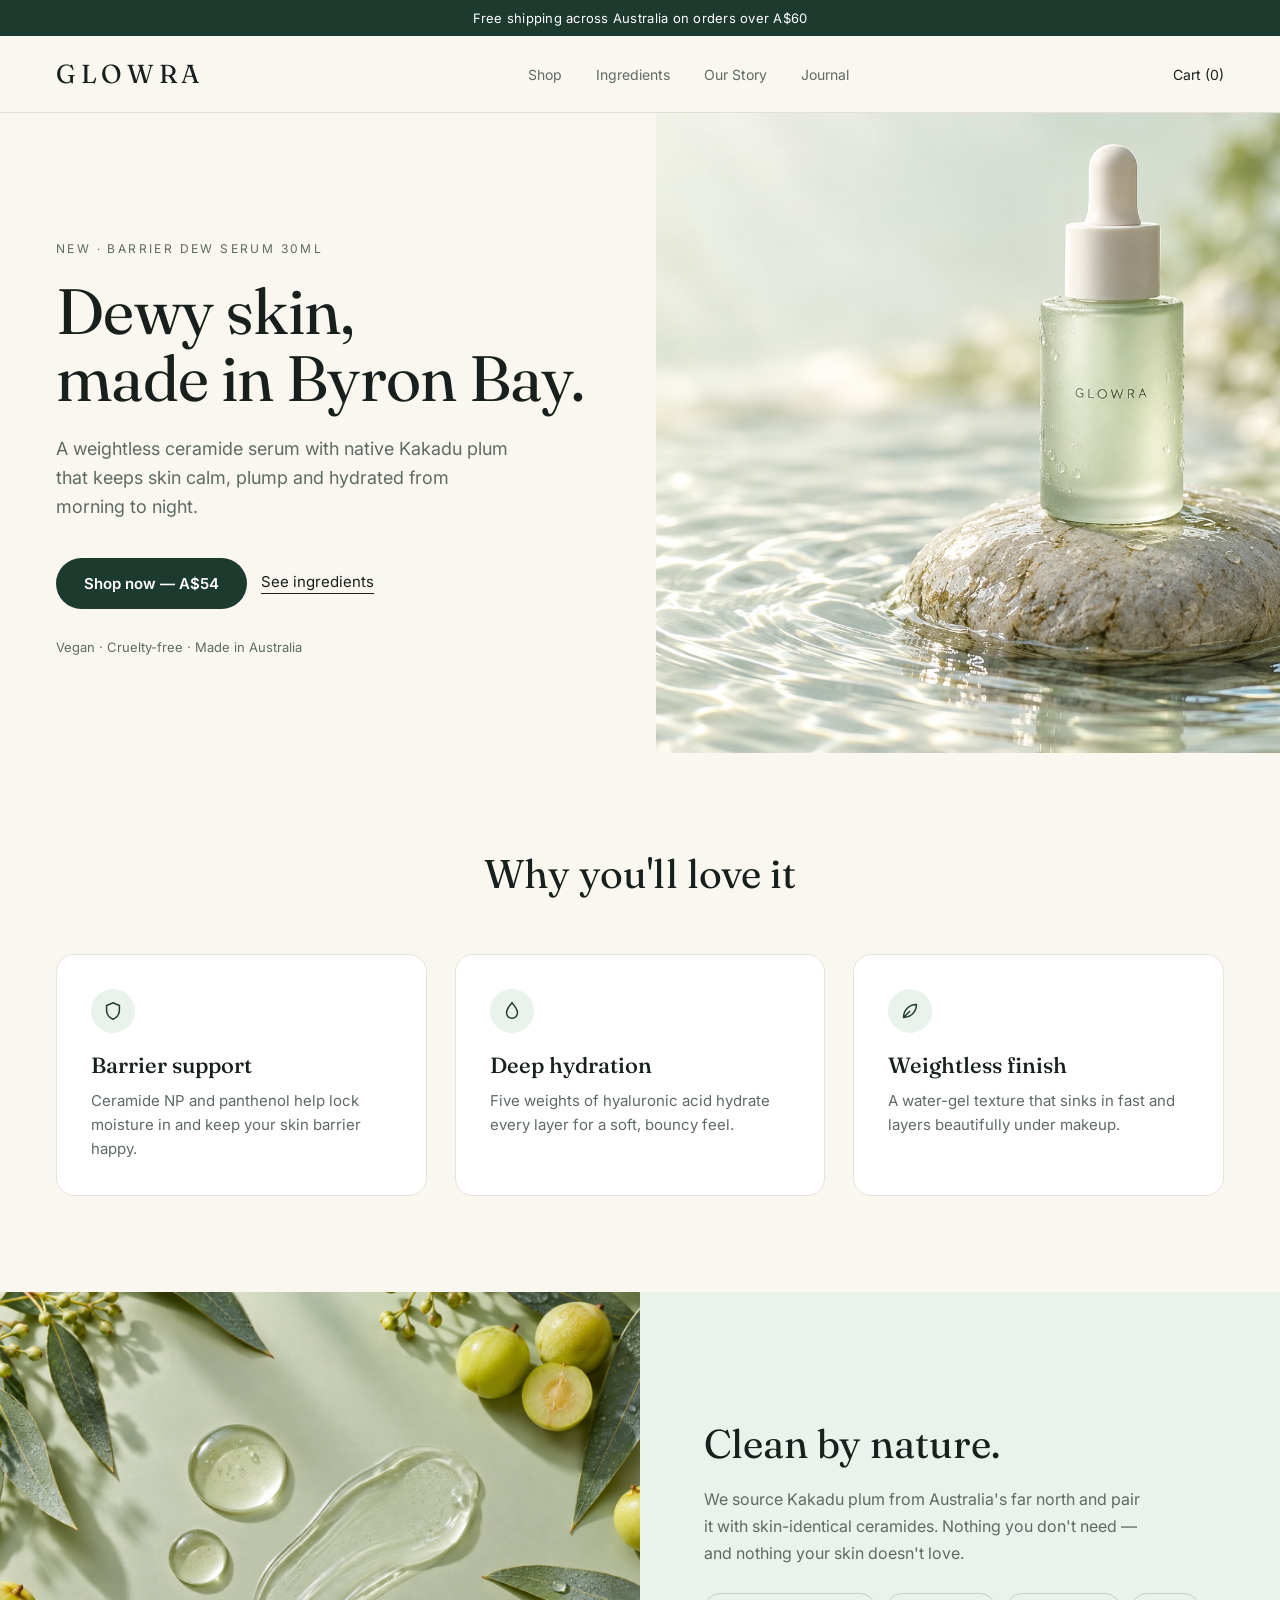
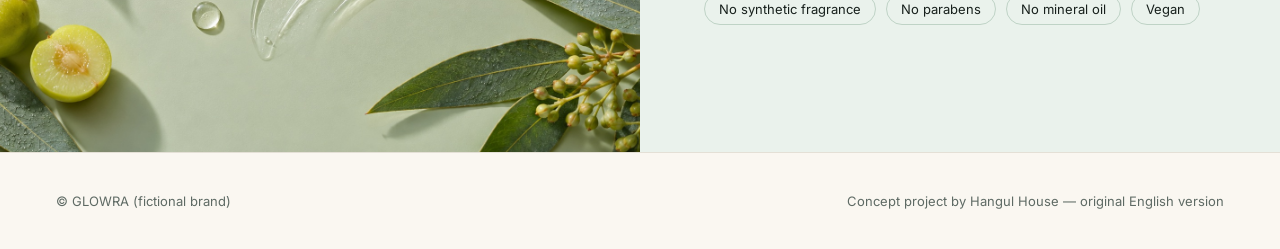
<file: work/glowra-korea/original.html>
<!doctype html>
<html lang="en">
<head>
<meta charset="utf-8">
<meta name="viewport" content="width=device-width, initial-scale=1">
<title>GLOWRA — Barrier Dew Serum (original English page · concept)</title>
<link rel="preconnect" href="https://fonts.googleapis.com">
<link rel="preconnect" href="https://fonts.gstatic.com" crossorigin>
<link href="https://fonts.googleapis.com/css2?family=Fraunces:opsz,wght@9..144,400;9..144,500&family=Inter:wght@400;500;600&display=swap" rel="stylesheet">
<style>
  :root{--deep:#1D3A2F;--sage:#A9C7B5;--mint:#EAF2EC;--cream:#FAF7F1;--ink:#17201C;--gray:#5E6A64;}
  *{box-sizing:border-box;margin:0;padding:0}
  body{font-family:Inter,system-ui,sans-serif;color:var(--ink);background:var(--cream);-webkit-font-smoothing:antialiased}
  a{color:inherit;text-decoration:none}
  .bar{background:var(--deep);color:#fff;font-size:13px;text-align:center;padding:10px;letter-spacing:.02em}
  nav{display:flex;align-items:center;justify-content:space-between;padding:22px 56px;border-bottom:1px solid #E4E0D6}
  .logo{font-family:Fraunces,serif;font-size:26px;letter-spacing:.18em}
  .links{display:flex;gap:34px;font-size:14px;color:var(--gray)}
  .cart{font-size:14px}
  .hero{display:grid;grid-template-columns:1.05fr 1fr;min-height:640px}
  .hero .copy{padding:110px 56px 80px 56px;display:flex;flex-direction:column;justify-content:center}
  .eyebrow{font-size:12px;letter-spacing:.2em;text-transform:uppercase;color:var(--gray);margin-bottom:22px}
  h1{font-family:Fraunces,serif;font-weight:400;font-size:64px;line-height:1.04;letter-spacing:-.01em;margin-bottom:24px}
  .lead{font-size:18px;line-height:1.6;color:var(--gray);max-width:460px;margin-bottom:36px}
  .cta{display:flex;gap:14px;align-items:center}
  .btn{background:var(--deep);color:#fff;padding:16px 28px;border-radius:999px;font-weight:600;font-size:15px}
  .ghost{font-size:15px;border-bottom:1px solid var(--ink);padding-bottom:2px}
  .stars{margin-top:30px;font-size:13px;color:var(--gray)}
  .hero .pic{background:url(img/bottle.jpg) center 62%/cover}
  section{padding:96px 56px}
  .h2{font-family:Fraunces,serif;font-weight:400;font-size:40px;text-align:center;margin-bottom:56px}
  .grid3{display:grid;grid-template-columns:repeat(3,1fr);gap:28px}
  .card{background:#fff;border:1px solid #E7E2D8;border-radius:18px;padding:34px}
  .card h3{font-family:Fraunces,serif;font-weight:500;font-size:22px;margin:18px 0 10px}
  .card p{font-size:15px;line-height:1.6;color:var(--gray)}
  .dot{width:44px;height:44px;border-radius:50%;background:var(--mint);display:grid;place-items:center}
  .clean{display:grid;grid-template-columns:1fr 1fr;gap:0;padding:0}
  .clean .img{background:url(img/texture.jpg) center/cover;min-height:460px}
  .clean .txt{background:var(--mint);padding:80px 64px;display:flex;flex-direction:column;justify-content:center}
  .clean h2{font-family:Fraunces,serif;font-weight:400;font-size:40px;margin-bottom:18px}
  .clean p{font-size:16px;line-height:1.7;color:var(--gray);max-width:440px}
  .tags{display:flex;flex-wrap:wrap;gap:10px;margin-top:26px}
  .tags span{border:1px solid #BFD3C6;border-radius:999px;padding:7px 14px;font-size:13px}
  footer{padding:40px 56px;font-size:13px;color:var(--gray);display:flex;justify-content:space-between;border-top:1px solid #E4E0D6}
  @media (max-width:820px){
    nav{padding:18px 22px}.links{display:none}
    .hero,.clean{grid-template-columns:1fr}.hero .pic{min-height:420px}
    .hero .copy{padding:56px 22px}h1{font-size:44px}
    section{padding:64px 22px}.grid3{grid-template-columns:1fr}
    .clean .txt{padding:56px 22px}footer{flex-direction:column;gap:8px;padding:28px 22px}
  }
</style>
</head>
<body>
  <div class="bar">Free shipping across Australia on orders over A$60</div>
  <nav>
    <div class="logo">GLOWRA</div>
    <div class="links"><a>Shop</a><a>Ingredients</a><a>Our Story</a><a>Journal</a></div>
    <div class="cart">Cart (0)</div>
  </nav>
  <header class="hero">
    <div class="copy">
      <div class="eyebrow">New · Barrier Dew Serum 30ml</div>
      <h1>Dewy skin,<br>made in Byron Bay.</h1>
      <p class="lead">A weightless ceramide serum with native Kakadu plum that keeps skin calm, plump and hydrated from morning to night.</p>
      <div class="cta"><a class="btn">Shop now — A$54</a><a class="ghost">See ingredients</a></div>
      <div class="stars">Vegan · Cruelty-free · Made in Australia</div>
    </div>
    <div class="pic" role="img" aria-label="GLOWRA serum bottle on a wet stone"></div>
  </header>
  <section>
    <h2 class="h2">Why you'll love it</h2>
    <div class="grid3">
      <div class="card"><div class="dot"><svg width="22" height="22" viewBox="0 0 24 24" fill="none" stroke="#1D3A2F" stroke-width="1.6"><path d="M12 3l7 3v5c0 5-3.5 8.5-7 10-3.5-1.5-7-5-7-10V6l7-3z"/></svg></div><h3>Barrier support</h3><p>Ceramide NP and panthenol help lock moisture in and keep your skin barrier happy.</p></div>
      <div class="card"><div class="dot"><svg width="22" height="22" viewBox="0 0 24 24" fill="none" stroke="#1D3A2F" stroke-width="1.6"><path d="M12 3s6 7 6 11a6 6 0 01-12 0c0-4 6-11 6-11z"/></svg></div><h3>Deep hydration</h3><p>Five weights of hyaluronic acid hydrate every layer for a soft, bouncy feel.</p></div>
      <div class="card"><div class="dot"><svg width="22" height="22" viewBox="0 0 24 24" fill="none" stroke="#1D3A2F" stroke-width="1.6"><path d="M5 19c8 0 14-6 14-14C11 5 5 11 5 19zm0 0l7-7"/></svg></div><h3>Weightless finish</h3><p>A water-gel texture that sinks in fast and layers beautifully under makeup.</p></div>
    </div>
  </section>
  <section class="clean">
    <div class="img" role="img" aria-label="Serum texture with eucalyptus and Kakadu plums"></div>
    <div class="txt">
      <h2>Clean by nature.</h2>
      <p>We source Kakadu plum from Australia's far north and pair it with skin-identical ceramides. Nothing you don't need — and nothing your skin doesn't love.</p>
      <div class="tags"><span>No synthetic fragrance</span><span>No parabens</span><span>No mineral oil</span><span>Vegan</span></div>
    </div>
  </section>
  <footer><span>© GLOWRA (fictional brand)</span><span>Concept project by Hangul House — original English version</span></footer>
</body>
</html>
</file>
